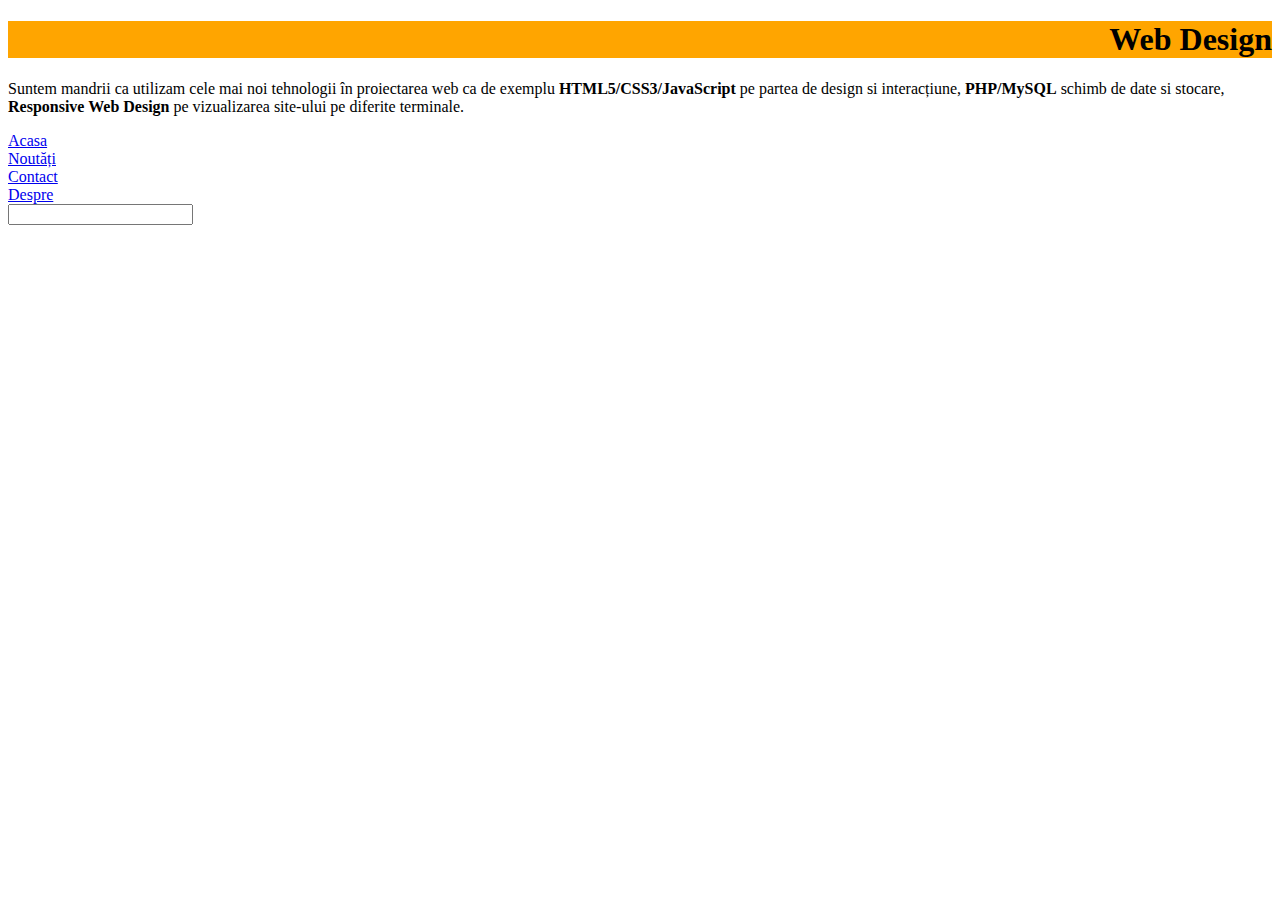
<file: WebDesign/index.html>
<!DOCTYPE html>
<html lang="ro">
<head>
<meta charset="UTF-8">
<link rel="stylesheet" href="style.css">
</head>
<body>
<h1>Web Design</h1>
<p>Suntem mandrii ca utilizam cele mai noi tehnologii în proiectarea web ca de exemplu <b>HTML5/CSS3/JavaScript</b> pe partea de design si 
interacțiune, <b>PHP/MySQL</b> schimb de date si stocare, <b>Responsive Web Design</b> pe vizualizarea site-ului pe diferite terminale.</p>
<!-- acesta este meniul # doar pentru testare -->
<ul>
	<li><a href="#acasa">Acasa</a></li>
	<li><a href="#acasa">Noutăți</a></li>
	<li><a href="#acasa">Contact</a></li>
	<li><a href="#acasa">Despre</a></li>
</ul>


<input type="datetime">

</body>
</html>
</file>
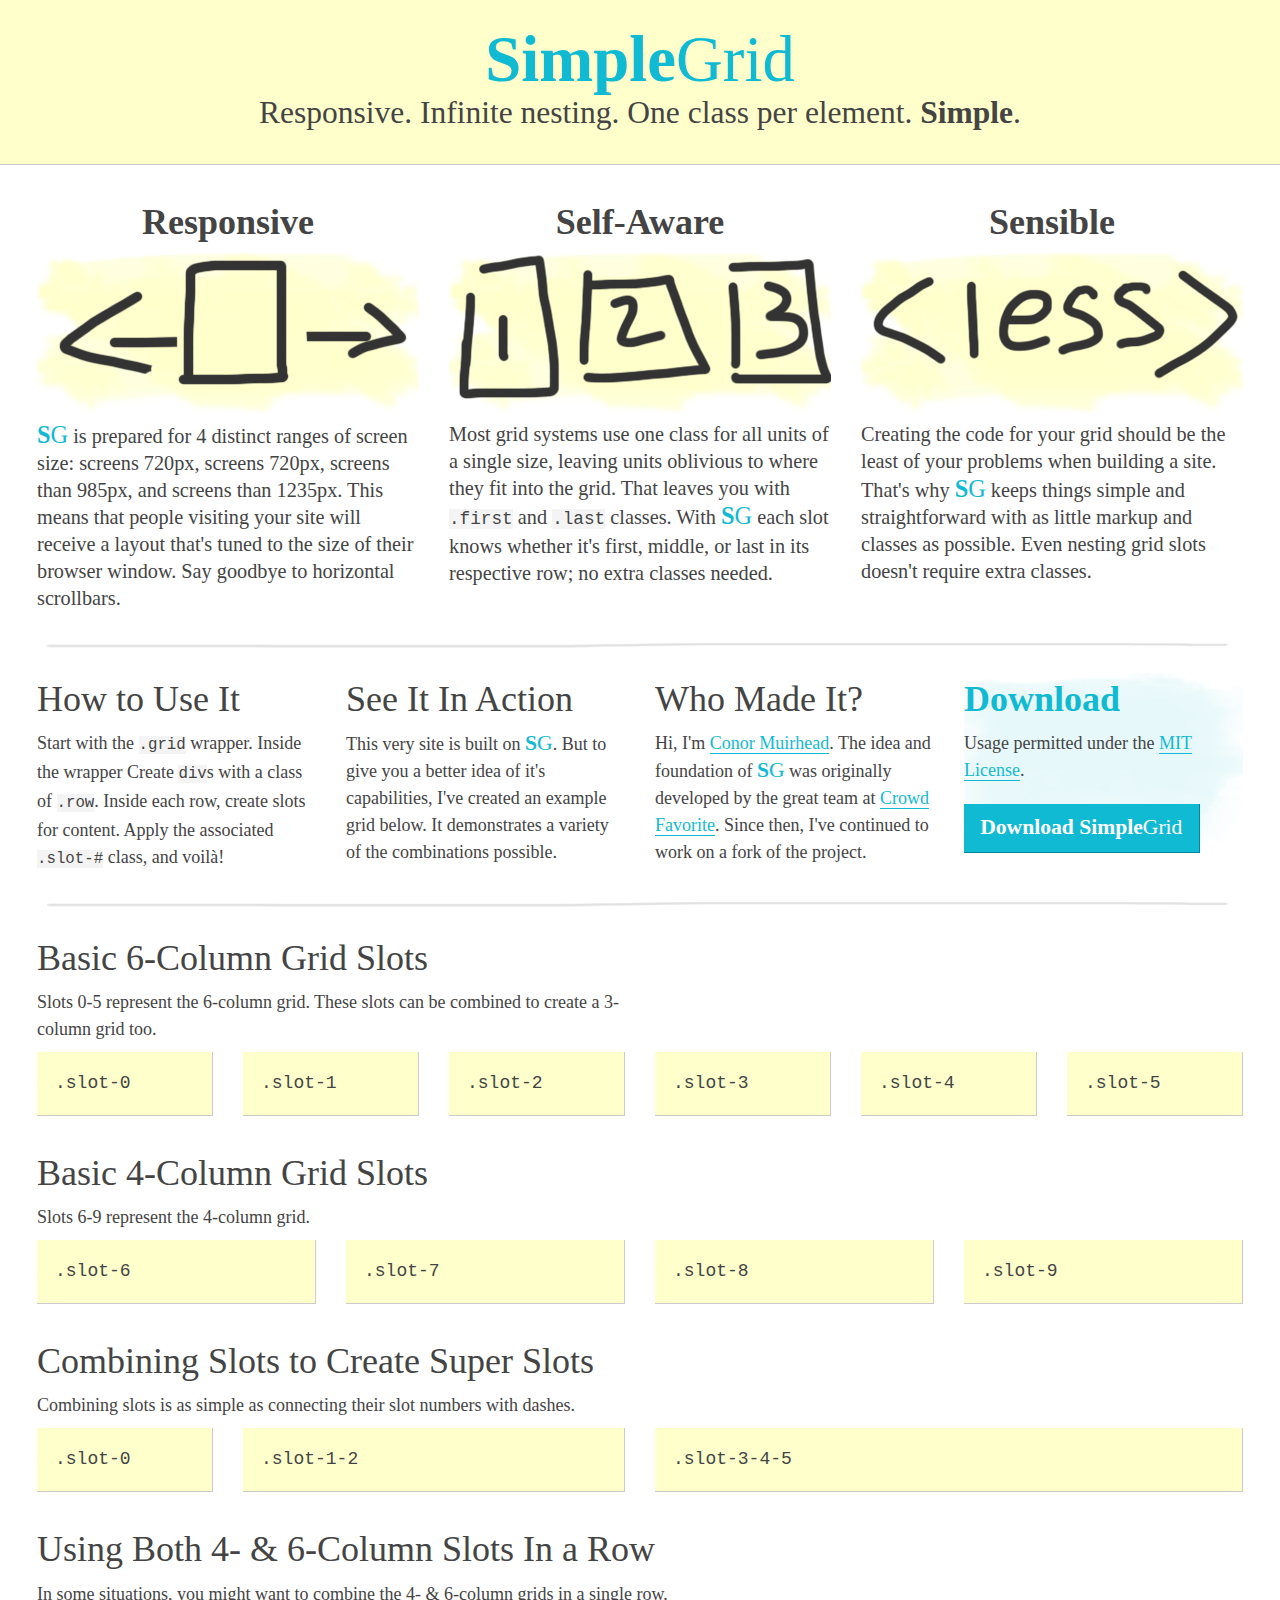
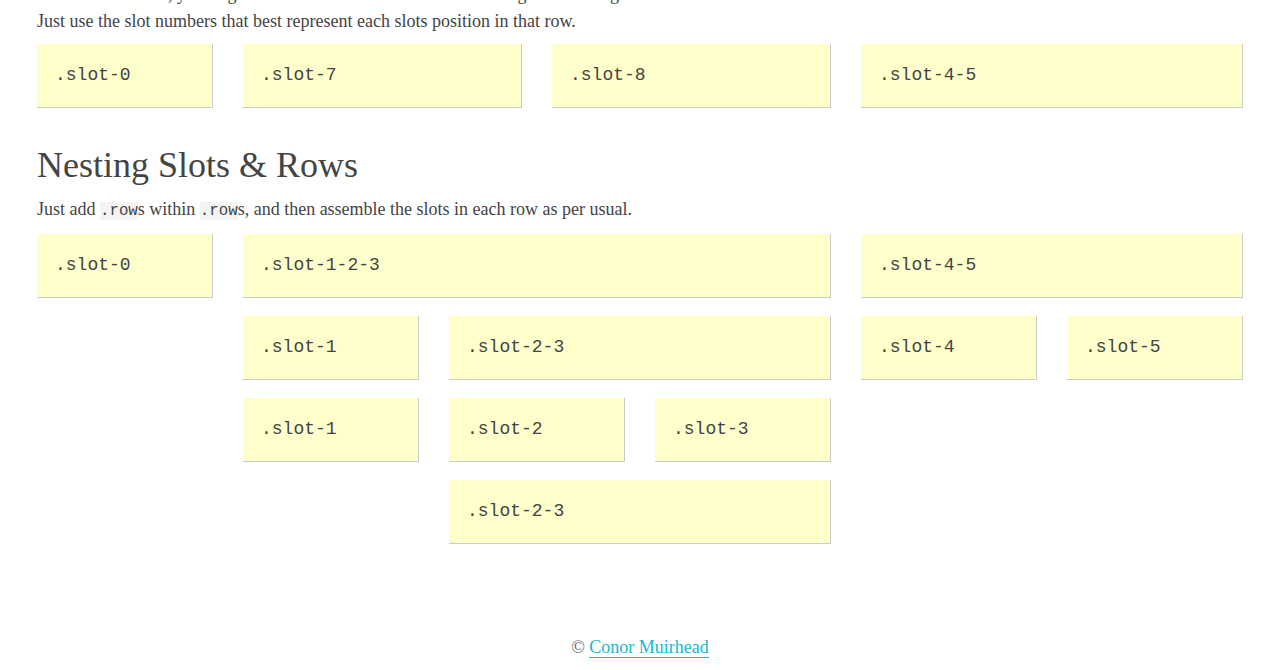
<file: ResponsiveWebDesign/SimpleGrid/index.html>
<!DOCTYPE html> 
<html lang="en"> 
<head> 
	<title>SimpleGrid</title>
	
	<meta http-equiv="X-UA-Compatible" content="IE=EmulateIE7; IE=EmulateIE9"> 
	<meta http-equiv="Content-Type" content="text/html; charset=utf-8" /> 
	<meta name="viewport" content="width=device-width, initial-scale=1.0, maximum-scale=1.0, user-scalable=no"/>
		
	<link rel="stylesheet" href="./css/base.css" type="text/css" media="all">
	<!--[if lt IE 9 ]><link rel="stylesheet" href="./css/720_grid.css" type="text/css"><![endif]-->
	<link rel="stylesheet" href="./css/720_grid.css" type="text/css" media="screen and (min-width: 720px)">
	<link rel="stylesheet" href="./css/986_grid.css" type="text/css" media="screen and (min-width: 986px)">
	<link rel="stylesheet" href="./css/1236_grid.css" media="screen and (min-width: 1236px)" >
	
	<script type="text/javascript" src="http://use.typekit.com/fti4bos.js"></script>
	<script type="text/javascript">try{Typekit.load();}catch(e){}</script>
</head>
<body>
<div class="banner-wrap">
	<div class="banner">
		<h1 id="logo"><span class="logo"><b>Simple</b>Grid</span></h1>
		<p class="intro">Responsive. Infinite nesting. One class per element. <strong>Simple</strong>.</p>
	</div>
</div>
<div class="grid">
	<div class="row">
		<div class="slot-0-1 feature">
			<h2>Responsive</h2>
			<img src="./images/responsive.png" alt="Illustration of Responsive" />
			<p><span class="logo"><b>S</b>G</span> is prepared for 4 distinct ranges of screen size: screens  720px, screens  720px, screens  than 985px, and screens  than 1235px. This means that people visiting your site will receive a layout that's tuned to the size of their browser window. Say goodbye to horizontal scrollbars.</p>
		</div>
		<div class="slot-2-3 feature">
			<h2>Self-Aware</h2>
			<img src="./images/self-aware.png" alt="Illustration of Self-Aware" />
			<p>Most grid systems use one class for all units of a single size, leaving units oblivious to where they fit into the grid. That leaves you with <code>.first</code> and <code>.last</code> classes. With <span class="logo"><b>S</b>G</span> each slot knows whether it's first, middle, or last in its respective row; no extra classes needed.</p>
		</div>
		<div class="slot-4-5 feature">
			<h2>Sensible</h2>
			<img src="./images/sensible.png" alt="Illustration of Sensible" />
			<p>Creating the code for your grid should be the least of your problems when building a site. That's why <span class="logo"><b>S</b>G</span> keeps things simple and straightforward with as little markup and classes as possible. Even nesting grid slots doesn't require extra classes.</p>
		</div>
	</div>
	<hr />
	<div class="row">
		<div class="slot-6">
			<h2>How to Use It</h2>
			<p>Start with the <code>.grid</code> wrapper. Inside the wrapper Create <code>div</code>s with a class of <code>.row</code>. Inside each row, create slots for content. Apply the associated <code>.slot-#</code> class, and voil&agrave;!</p>
		</div>
		<div class="slot-7">
			<h2>See It In Action</h2>
			<p>This very site is built on <span class="logo"><b>S</b>G</span>. But to give you a better idea of it's capabilities, I've created an example grid below. It demonstrates a variety of the combinations possible.</p>
		</div>
		<div class="slot-7">
			<h2>Who Made It?</h2>
			<p>Hi, I'm <a href="http://conor.cc">Conor Muirhead</a>. The idea and foundation of <span class="logo"><b>S</b>G</span> was originally developed by the great team at <a href="http://crowdfavorite">Crowd Favorite</a>. Since then, I've continued to work on a fork of the project.</p>
		</div>
		<div class="slot-9 mod mod-download">
			<h2>Download</h2>
			<p>Usage permitted under the <a href="http://opensource.org/licenses/mit-license.php">MIT License</a>.</p>
			<p><a class="bttn" href="./downloads/SimpleGrid.zip">Download <span class="logo"><b>Simple</b>Grid</span></a></p>
		</div>
	</div>
	
	<hr />
		
	<div class="example-grids">
		<h2>Basic 6-Column Grid Slots</h2>
		<p>Slots 0-5 represent the 6-column grid. These slots can be combined to create a 3-column grid too.</p>
		<div class="row">
			<div class="slot-0"> 
				<p> 
					.slot-0
				</p> 
			</div> 
	 
			<div class="slot-1"> 
				<p> 
					.slot-1
				</p> 
			</div> 

			<div class="slot-2"> 
				<p> 
					.slot-2
				</p> 
			</div> 
	 
			<div class="slot-3"> 
				<p> 
					.slot-3
				</p> 
			</div> 

			<div class="slot-4"> 
				<p> 
					.slot-4
				</p> 
			</div> 
	 
			<div class="slot-5"> 
				<p> 
					.slot-5
				</p> 
			</div> 
		</div><!-- / .row -->
		
		<h2>Basic 4-Column Grid Slots</h2>
		<p>Slots 6-9 represent the 4-column grid.
		<div class="row">
			<div class="slot-6"> 
				<p> 
					.slot-6
				</p> 
			</div> 
	 
			<div class="slot-7"> 
				<p> 
					.slot-7
				</p> 
			</div> 
	 
			<div class="slot-8"> 
				<p> 
					.slot-8
				</p> 
			</div> 

			<div class="slot-9"> 
				<p> 
					.slot-9
				</p> 
			</div> 
		</div><!-- /.row -->

		<h2>Combining Slots to Create Super Slots</h2>
		<p>Combining slots is as simple as connecting their slot numbers with dashes.</p>
		<div class="row">
			<div class="slot-0"> 
				<p> 
					.slot-0
				</p> 
			</div> 
	 
			<div class="slot-1-2"> 
				<p> 
					.slot-1-2
				</p> 
			</div> 
	 
			<div class="slot-3-4-5"> 
				<p> 
					.slot-3-4-5
				</p> 
			</div> 
		</div><!-- /.row -->
		
		<h2>Using Both 4- &amp; 6-Column Slots In a Row</h2>
		<p>In some situations, you might want to combine the 4- &amp; 6-column grids in a single row. Just use the slot numbers that best represent each slots position in that row.</p>
		<div class="row">
			<div class="slot-0"> 
				<p> 
					.slot-0
				</p> 
			</div> 
	 
			<div class="slot-7"> 
				<p> 
					.slot-7
				</p> 
			</div> 

			<div class="slot-8"> 
				<p> 
					.slot-8
				</p> 
			</div> 
			
			<div class="slot-4-5"> 
				<p> 
					.slot-4-5
				</p> 
			</div> 
		</div><!-- /.row -->

		<h2>Nesting Slots &amp; Rows</h2>
		<p>Just add <code>.row</code>s within <code>.row</code>s, and then assemble the slots in each row as per usual.</p>
		<div class="row">
			<div class="slot-0"> 
				<p> 
					.slot-0
				</p> 
			</div> 
			<!-- end .slot-0 -->
		
			<div class="slot-1-2-3"> 
				<p> 
					.slot-1-2-3
				</p>
				<div class="row">
					<div class="slot-1">
						<p>
							.slot-1
						</p>
						<div class="row">
							<div class="slot-1">
								<p>
									.slot-1
								</p>
							</div>
						</div>
					</div>
					<div class="slot-2-3">
						<p>
							.slot-2-3
						</p>
						<div class="row">
							<div class="slot-2">
								<p>
									.slot-2
								</p>
							</div>
							<div class="slot-3">
								<p>
									.slot-3
								</p>
							</div>
						</div>
						<div class="row">
							<div class="slot-2-3">
								<p>
									.slot-2-3
								</p>
							</div>
						</div>
					</div>
				</div>
			</div> 
			<!-- end .slot-1-2-3 -->

			<div class="slot-4-5"> 
				<p> 
					.slot-4-5
				</p>
				<div class="row">
					<div class="slot-4">
						<p>
							.slot-4
						</p>
					</div>
					<div class="slot-5">
						<p>
							.slot-5
						</p>
					</div>
				</div>
			</div> 
			<!-- end .slot-5 -->	
		</div><!-- /.row -->
	</div><!-- / .example-grids -->
	<div class="row footer">
		<p>&copy; <a href="http://conor.cc">Conor Muirhead</a></p>
	</div>
</div><!-- / .grid -->

<script src="//static.getclicky.com/js" type="text/javascript"></script>
<script type="text/javascript">try{ clicky.init(66436048); }catch(e){}</script>
<noscript><p><img alt="Clicky" width="1" height="1" src="//in.getclicky.com/66436048ns.gif" /></p></noscript>
</body> 
</html>
</file>
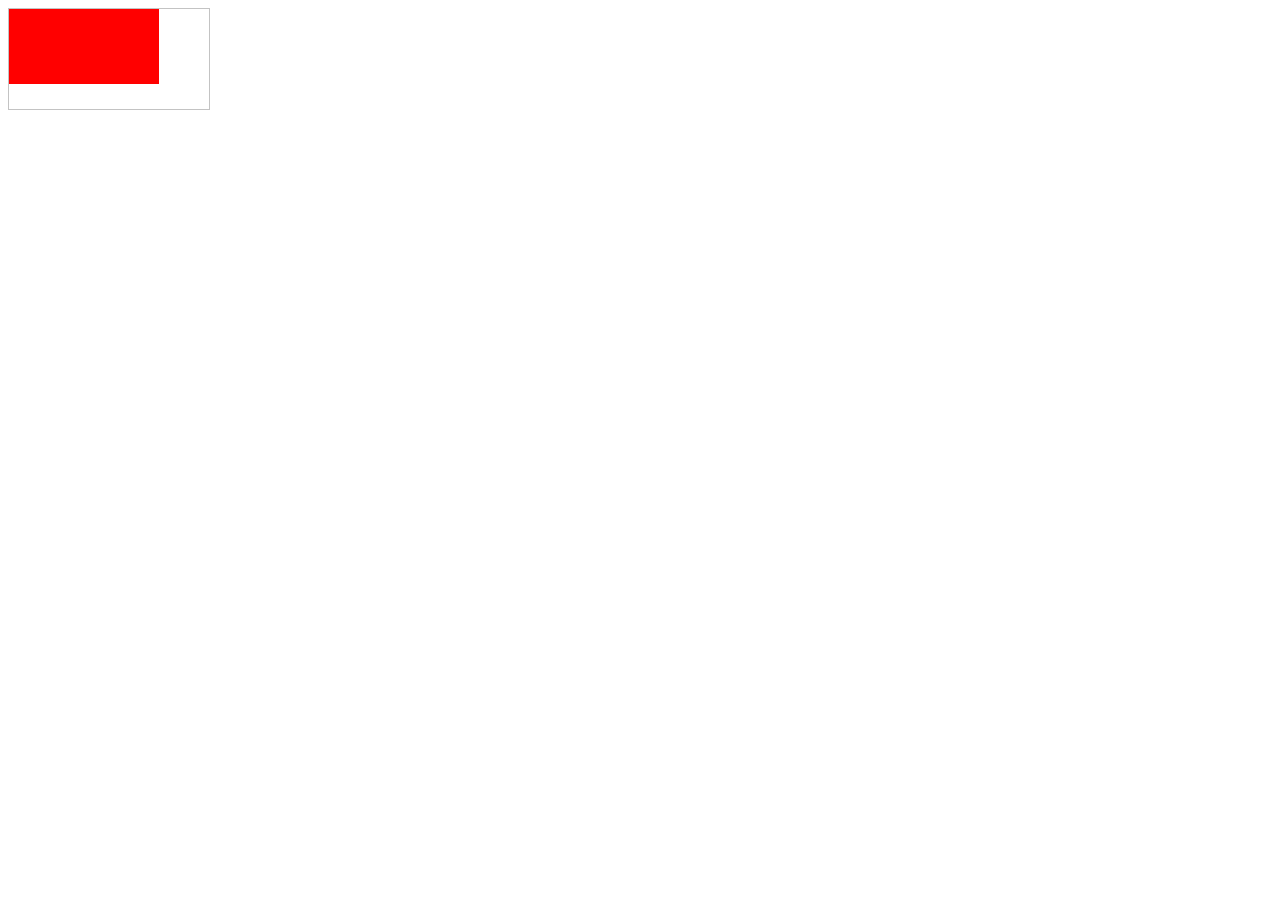
<file: canvas.html>
<!DOCTYPE html>
<html>
<body>

<canvas id="myCanvas" width="200" height="100" style="border:1px solid #c3c3c3;">
Your browser does not support the HTML5 canvas tag.
</canvas>

<script>

var c = document.getElementById("myCanvas");
var ctx = c.getContext("2d");
ctx.fillStyle = "#FF0000";
ctx.fillRect(0,0,150,75);

</script>

</body>
</html>
</file>
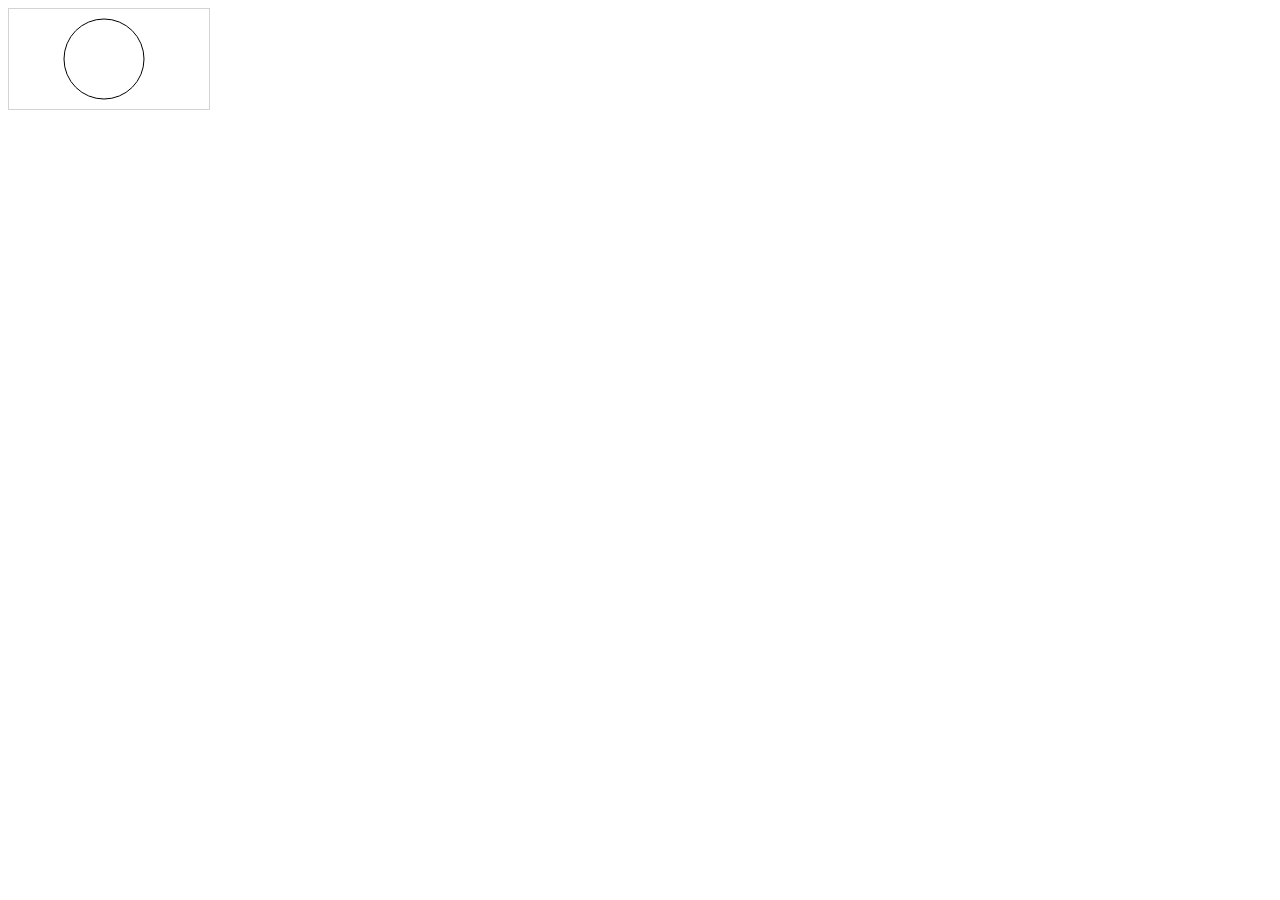
<file: canvascerc.html>
<!DOCTYPE html>
<html>
<body>

<canvas id="myCanvas" width="200" height="100" style="border:1px solid #d3d3d3;">
Your browser does not support the HTML5 canvas tag.</canvas>

<script>

var c = document.getElementById("myCanvas");
var ctx = c.getContext("2d");
ctx.beginPath();
ctx.arc(95,50,40,0,2*Math.PI);
ctx.stroke();

</script> 

</body>
</html>
</file>
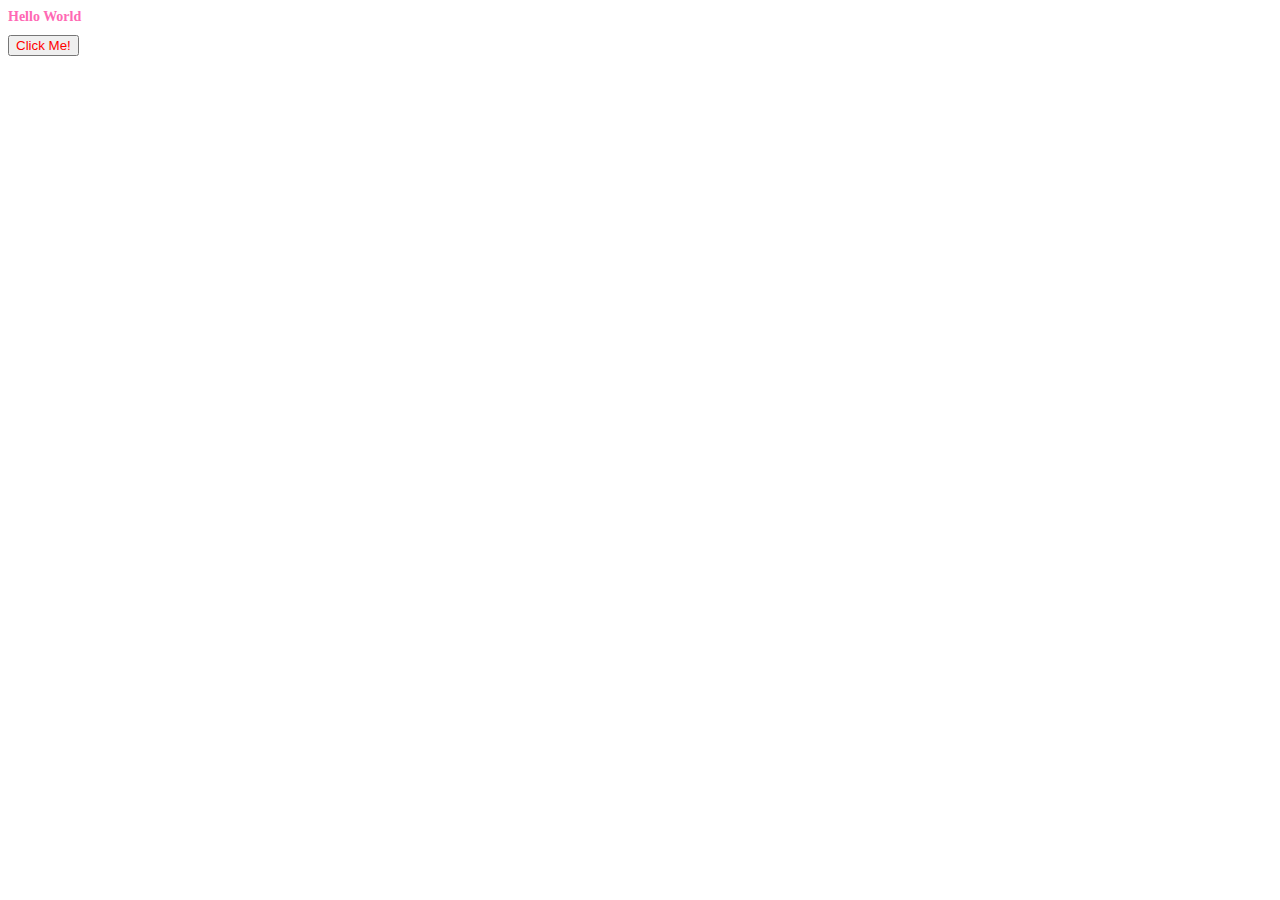
<file: jquery.html>
<!doctype html>
<html lang="en">
<head>
<meta charset="utf-8" />
<title>Hello World</title>
<!-- CSS for presentation. -->
<style>
h1 { font-size: 14px; color: hotpink; }
button { color: red; }
</style>
</head>
<body>
<h1>Hello World</h1>
<button>Click Me!</button>
<!-- JavaScript for interactivity. -->
<script>
// Get a handle on the first button element in the document.
var button = document.querySelector( "button" );
// If a user clicks on it, say hello!
button.addEventListener( "click", function( ev ) {
alert( "Hello" );
}, false);
</script>
</body>
</html>
</file>
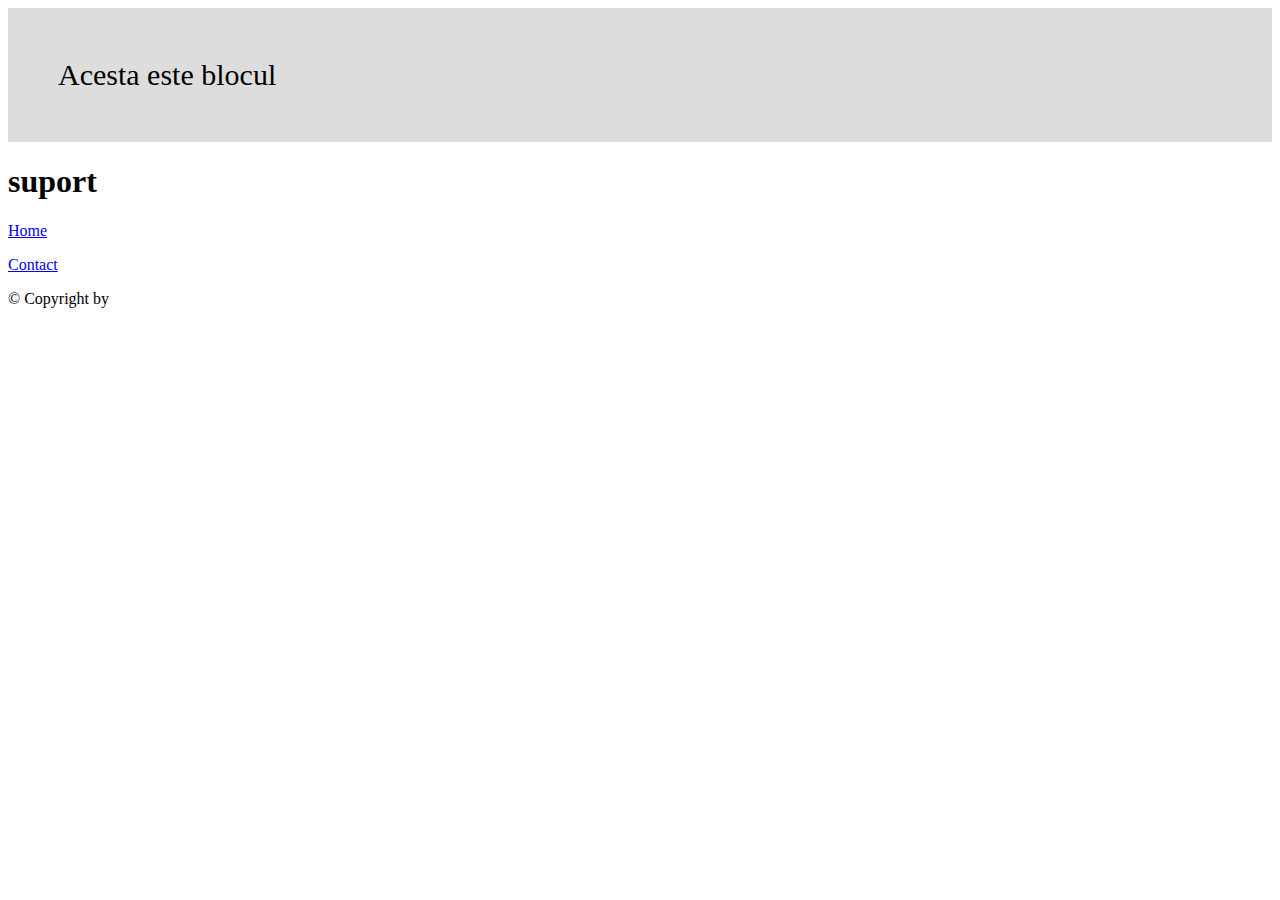
<file: suport.html>
<!DOCTYPE html>
<html lang="en">
<head>
  <meta charset="utf-8">

  <!-- Always force latest IE rendering engine (even in intranet) & Chrome Frame 
       Remove this if you use the .htaccess -->
  <meta http-equiv="X-UA-Compatible" content="IE=edge,chrome=1">
  <script>document.createElement("myHiro")</script>
  <style>
  	myHero{
  		display: block;
  		background-color: #ddd;
  		padding: 50px;
  		font-size: 30px;
  	}
  </style>

  <title>HTML5 Suport</title>
  <meta name="description" content="">
  <meta name="author" content="">

  <meta name="viewport" content="width=device-width; initial-scale=1.0">

  <!-- Replace favicon.ico & apple-touch-icon.png in the root of your domain and delete these references -->
  <link rel="shortcut icon" href="/favicon.ico">
  <link rel="apple-touch-icon" href="/apple-touch-icon.png">
</head>

<body>
  <div>
    <header>
    	<myHero>Acesta este blocul</myHero>
      <h1>suport</h1>
    </header>
    <nav>
      <p><a href="/">Home</a></p>
      <p><a href="/contact">Contact</a></p>
    </nav>

    <div>
      
    </div>

    <footer>
     <p>&copy; Copyright  by </p>
    </footer>
  </div>
</body>
</html>
</file>
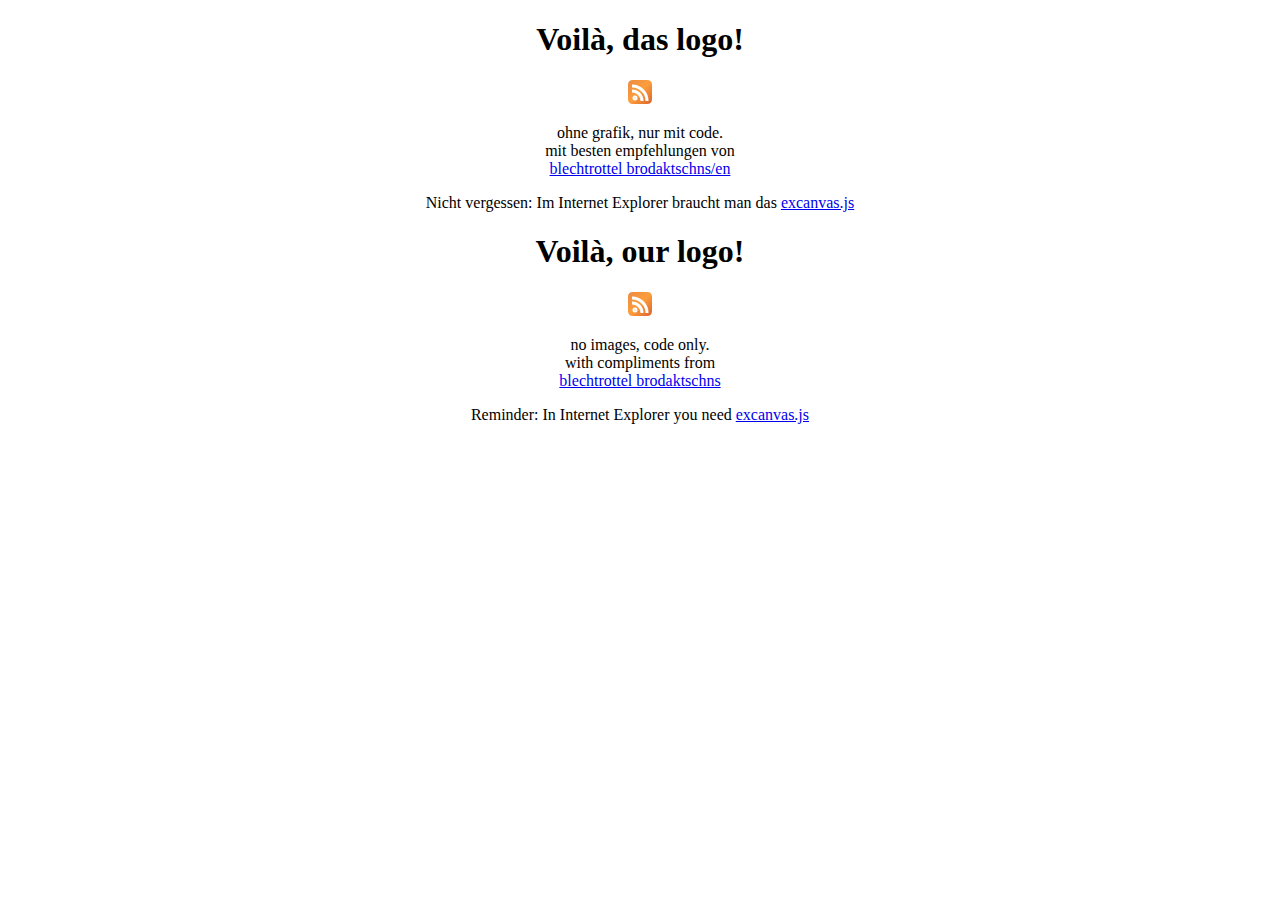
<file: Canvas/rss-canvas.html>
<!DOCTYPE html>
<html>
<head>
<title>RSS-logo mit &lt;canvas> - RSS logo with &lt;canvas></title>
<style>
body { text-align: center; }
</style>
<script>
function zeichnen(){
	var canvas = document.getElementById('rss');
	if (canvas.getContext){
		var ctx = canvas.getContext('2d');

		// Den verlauf vorbereiten und der f�llung zuweisen
    var verlauf = ctx.createLinearGradient(0,0,24,24);
		verlauf.addColorStop(0, 'rgb(236,138,68)');
		verlauf.addColorStop(0.5, 'rgb(252,158,60)');
		verlauf.addColorStop(1, 'rgb(220,98,44)');
    ctx.fillStyle = verlauf;

    // Ein rechteck mit abgerundeten ecken zeichnen und f�llen
	  ctx.beginPath();
	  ctx.moveTo(0,5);
	  ctx.quadraticCurveTo(0,0,5,0);
	  ctx.lineTo(19,0);
	  ctx.quadraticCurveTo(24,0,24,5);
	  ctx.lineTo(24,19);
	  ctx.quadraticCurveTo(24,24,19,24);
	  ctx.lineTo(5,24);
	  ctx.quadraticCurveTo(0,24,0,19);
	  ctx.fill();

    // Die viertelb�gen und der punkt
		ctx.strokeStyle = "#ffffff";
		ctx.lineWidth = 3;
		ctx.beginPath();
	  ctx.arc(4,21,15,Math.PI*3/2,0,false);
	  ctx.moveTo(4,11);
	  ctx.arc(4,21,10,Math.PI*3/2,0,false);
	  ctx.moveTo(8,18);
	  ctx.arc(7,18,1,Math.PI*2,0,false);
	  ctx.stroke();
	}
}

function draw(){
	var canvas = document.getElementById('rss_en');
	if (canvas.getContext){
		var ctx = canvas.getContext('2d');

		// Prepare gradient and make it fill style
    var gradient = ctx.createLinearGradient(0,0,24,24);
		gradient.addColorStop(0, 'rgb(236,138,68)');
		gradient.addColorStop(0.5, 'rgb(252,158,60)');
		gradient.addColorStop(1, 'rgb(220,98,44)');
    ctx.fillStyle = gradient;

    // Draw rectangle with rounded corners and fill it
	  ctx.beginPath();
	  ctx.moveTo(0,5);
	  ctx.quadraticCurveTo(0,0,5,0);
	  ctx.lineTo(19,0);
	  ctx.quadraticCurveTo(24,0,24,5);
	  ctx.lineTo(24,19);
	  ctx.quadraticCurveTo(24,24,19,24);
	  ctx.lineTo(5,24);
	  ctx.quadraticCurveTo(0,24,0,19);
	  ctx.fill();

    // Draw quarter circles and dot
		ctx.strokeStyle = "#ffffff";
		ctx.lineWidth = 3;
		ctx.beginPath();
	  ctx.arc(4,21,15,Math.PI*3/2,0,false);
	  ctx.moveTo(4,11);
	  ctx.arc(4,21,10,Math.PI*3/2,0,false);
	  ctx.moveTo(8,18);
	  ctx.arc(7,18,1,Math.PI*2,0,false);
	  ctx.stroke();
	}
}
</script>
</head>

<body onLoad="zeichnen();draw();">
<h1>Voil&agrave;, das logo!</h1>

<canvas id="rss" width=24 height=24></canvas>

<p>
ohne grafik, nur mit code.<br>
mit besten empfehlungen von<br>
<a href="http://blechtrottel.net">blechtrottel brodaktschns/en</a></p>
<p>
Nicht vergessen: Im Internet Explorer braucht man das <a href="http://code.google.com/p/explorercanvas/">excanvas.js</a></p>
<h1>Voil&agrave;, our logo!</h1>

<canvas id="rss_en" width=24 height=24></canvas>

<p>
no images, code only.<br>
with compliments from<br>
<a href="http://blechtrottel.net/en/">blechtrottel brodaktschns</a></p>
<p>
Reminder: In Internet Explorer you need <a href="http://code.google.com/p/explorercanvas/">excanvas.js</a></p>
</body>
</html>
</file>
<file: WebDesign/style.css>
h1 {
	background-color: orange;
	text-align: right;
}
ul{
	list-style-type: disc;
	margin: 0;
	padding: 0;
}
</file>
<file: ResponsiveWebDesign/SimpleGrid/css/base.css>
html, body, div, span, applet, object, iframe,
h1, h2, h3, h4, h5, h6, p, blockquote, pre,
a, abbr, acronym, address, big, cite, code,
del, dfn, em, img, ins, kbd, q, s, samp,
small, strike, strong, sub, sup, tt, var,
b, u, i, center,
dl, dt, dd, ol, ul, li,
fieldset, form, label, legend,
table, caption, tbody, tfoot, thead, tr, th, td,
article, aside, canvas, details, embed, 
figure, figcaption, footer, header, hgroup, 
menu, nav, output, ruby, section, summary,
time, mark, audio, video {
	margin: 0;
	padding: 0;
	border: 0;
	font-size: 100%;
	font: inherit;
	vertical-align: baseline;
}
/* HTML5 display-role reset for older browsers */
article, aside, details, figcaption, figure, 
footer, header, hgroup, menu, nav, section {
	display: block;
}
body {
	color: #444;
	font-family: Georgia, serif;
	line-height: 1.5em;
}
ol, ul {
	list-style: square;
	margin: 0 0 0.5em;
}
blockquote, q {
	quotes: none;
}
blockquote:before, blockquote:after,
q:before, q:after {
	content: '';
	content: none;
}
code {
	background-color: #f4f4f4;
	font-family: Menlo, 'Panic Sans', monospace;
	font-size: 0.875em;
}
table {
	border-collapse: collapse;
	border-spacing: 0;
}
strong {
	font-weight: bold;
}
p {
	margin: 0 0 0.5em;
	max-width: 634px;
}
h1, h2, h3, h4, h5, h6 {
	font-family: sommet-slab-1, sommet-slab-2, Georgia, serif;
	font-weight: normal;
	line-height: 1.2em;
	padding: 0.5em 0 0.25em;
}

h1 {
	font-size: 3em;
}

h2 {
	font-size: 2em;
}

h3 {
	font-size: 1.5em;
}

h4 {
	font-size: 1.25em;
}

h5, h6 {
	font-size: 1em;
}

a, a:link, a:visited {
	color: #11bad3;
	text-decoration: none;
	border-bottom: 1px solid #11bad3;
}

a:hover, a:active {
	background: #00a9c2;
	border-color: #00a9c2;
	color: #fff;
}

img {
	max-width: 100%;
}

hr {
	border: none;
	background: url(../images/bg_hr.png) center center no-repeat;
	height: 10px;
}

#logo {
	padding-bottom: 0;
}

.logo {
	color: #11bad3;
	font-family: sommet-slab-1, sommet-slab-2, Georgia, serif;
	font-weight: normal;
	font-size: 1.2em;
}
.logo b {
	font-weight: bold;
}

.banner-wrap {
	text-align: center;
	background: #ffc;
	border-bottom: 1px solid #ccc;
	padding: 0 10px 1em;
	margin-bottom: 1em;
}

.intro {
	font-size: 1.75em;
	font-family: sommet-slab-1, sommet-slab-2, Georgia, serif;
	line-height: 1.1em;
	max-width: none;
}

.grid {
	padding: 0 20px;
}

.row {
	margin-bottom: 1em;
}

.feature h2 {
	font-weight: bold;
	text-align: center;
}

.feature p {
	font-size: 1.125em;
}

.mod-download {
	background: url(../images/bg_download.png) 0 0.75em no-repeat;
	background-size: 100%;
}

.mod-download h2 {
	color: #11bad3;
	font-weight: bold;
}

.mod-download .logo {
	color: #fff;
	font-size: 1em;
}

a.bttn {
	border-right: 1px solid #0087a0;
	border-bottom: 1px solid #0087a0;
	background: #11bad3;
	color: #fff;
	display: inline-block;
	font-family: sommet-slab-1, sommet-slab-2, Georgia, serif;
	font-size: 1.2em;
	font-weight: bold;
	margin: 0.5em 0;
	padding: 0.5em 0.75em;
}

.mod-download .bttn:hover {
	background: #0087a0;
	cursor: pointer;
}

.example-grids {
	margin-bottom: 4em;
}

.example-grids .row { margin-bottom: 0; }

.example-grids .row p {
	background: #ffc;
	border-right: 1px solid #ccc;
	border-bottom: 1px solid #ccc;
	font-family: Menlo, 'Panic Sans', monospace;
	padding: 1em;
	margin: 0 0 1em;
}

.footer p {
	color: #666;
	text-align: center;
	max-width: none;
}
</file>
<file: ResponsiveWebDesign/SimpleGrid/css/720_grid.css>
/*	SimpleGrid - a fork of CSSGrid by Crowd Favorite (https://github.com/crowdfavorite/css-grid)
 *	http://simplegrid.info
 *	by Conor Muirhead (http://conor.cc) of Early LLC (http://earlymade.com)	
 *  License: http://creativecommons.org/licenses/MIT/	*/

/* Containers */
body { font-size: 0.875em; padding: 0; }
.grid{ margin:0 auto; padding: 0 10px; width:700px; }
.row{ clear:left; }

/* Slots Setup */
.slot-0,.slot-1,.slot-2,.slot-3,.slot-4,.slot-5,.slot-0-1,.slot-0-1-2,.slot-0-1-2-3,.slot-0-1-2-3-4,.slot-0-1-2-3-4-5,.slot-1-2,.slot-1-2-3,.slot-1-2-3-4,.slot-1-2-3-4-5,.slot-2-3,.slot-2-3-4,.slot-2-3-4-5,.slot-3-4,.slot-3-4-5,.slot-4-5,.slot-6,.slot-7,.slot-8,.slot-9,.slot-6-7,.slot-6-7-8,.slot-6-7-8-9,.slot-7-8,.slot-7-8-9,.slot-8-9{ display:inline; float:left; margin-left:20px; }

/* 6-Col Grid Sizes */
.slot-0,.slot-1,.slot-2,.slot-3,.slot-4,.slot-5{ width:100px; } /* Sixths */
.slot-0-1,.slot-1-2,.slot-2-3,.slot-3-4,.slot-4-5{ width:220px; } /* Thirds */
.slot-0-1-2-3,.slot-1-2-3-4,.slot-2-3-4-5{ width:460px; } /* Two-Thirds */
.slot-0-1-2-3-4,.slot-1-2-3-4-5{ width:580px; } /* Five-Sixths */

/* 4-Col Grid Sizes */
.slot-6,.slot-7,.slot-8,.slot-9{ width:160px; } /* Quarters */
.slot-6-7-8,.slot-7-8-9{ width:520px; } /* Three-Quarters */

/* 6-Col/4-Col Shared Grid Sizes */
.slot-0-1-2,.slot-1-2-3,.slot-2-3-4,.slot-3-4-5, .slot-6-7,.slot-7-8,.slot-8-9{ width:340px; } /* Halves */
.slot-0-1-2-3-4-5, .slot-6-7-8-9{ width: 100%; } /* Full-Width */

/* Zeroing Out Leftmost Slot Margins */
.slot-0,.slot-0-1,.slot-0-1-2,.slot-0-1-2-3,.slot-0-1-2-3-4,.slot-0-1-2-3-4-5,.slot-6,.slot-6-7,.slot-6-7-8,.slot-6-7-8-9,.slot-1 .slot-1,.slot-1-2 .slot-1,.slot-1-2 .slot-1-2,.slot-1-2-3 .slot-1,.slot-1-2-3 .slot-1-2,.slot-1-2-3 .slot-1-2-3,.slot-1-2-3-4 .slot-1,.slot-1-2-3-4 .slot-1-2,.slot-1-2-3-4 .slot-1-2-3,.slot-1-2-3-4 .slot-1-2-3-4,.slot-1-2-3-4-5 .slot-1,.slot-1-2-3-4-5 .slot-1-2,.slot-1-2-3-4-5 .slot-1-2-3,.slot-1-2-3-4-5 .slot-1-2-3-4,.slot-1-2-3-4-5 .slot-1-2-3-4-5,.slot-2 .slot-2,.slot-2-3 .slot-2,.slot-2-3 .slot-2-3,.slot-2-3-4 .slot-2,.slot-2-3-4 .slot-2-3,.slot-2-3-4 .slot-2-3-4,.slot-2-3-4-5 .slot-2,.slot-2-3-4-5 .slot-2-3,.slot-2-3-4-5 .slot-2-3-4,.slot-2-3-4-5 .slot-2-3-4-5,.slot-3 .slot-3,.slot-3-4 .slot-3,.slot-3-4 .slot-3-4,.slot-3-4-5 .slot-3,.slot-3-4-5 .slot-3-4,.slot-3-4-5 .slot-3-4-5,.slot-4 .slot-4,.slot-4-5 .slot-4,.slot-4-5 .slot-4-5,.slot-5 .slot-5,.slot-7 .slot-7,.slot-7-8 .slot-7,.slot-7-8 .slot-7-8,.slot-7-8-9 .slot-7,.slot-7-8-9 .slot-7-8,.slot-7-8-9 .slot-7-8-9,.slot-8 .slot-8,.slot-8-9 .slot-8,.slot-8-9 .slot-8-9{ margin-left:0 !important; } /* Important is to avoid repeating this in larger screen css files */

/* Row Clearfix */
.row:after{ visibility:hidden; display:block; font-size:0; content:" "; clear:both; height:0; }
.row{ zoom:1; }
</file>
<file: ResponsiveWebDesign/SimpleGrid/css/986_grid.css>
/*	SimpleGrid - a fork of CSSGrid by Crowd Favorite (https://github.com/crowdfavorite/css-grid)
 *	http://simplegrid.info
 *	by Conor Muirhead (http://conor.cc) of Early LLC (http://earlymade.com)	
 *  License: http://creativecommons.org/licenses/MIT/	*/

/* Containers */
body { font-size: 100%; }
.grid{ width:966px; }

/* Slots Setup */
.slot-0,.slot-1,.slot-2,.slot-3,.slot-4,.slot-5,.slot-0-1,.slot-0-1-2,.slot-0-1-2-3,.slot-0-1-2-3-4,.slot-0-1-2-3-4-5,.slot-1-2,.slot-1-2-3,.slot-1-2-3-4,.slot-1-2-3-4-5,.slot-2-3,.slot-2-3-4,.slot-2-3-4-5,.slot-3-4,.slot-3-4-5,.slot-4-5,.slot-6,.slot-7,.slot-8,.slot-9,.slot-6-7,.slot-6-7-8,.slot-6-7-8-9,.slot-7-8,.slot-7-8-9,.slot-8-9{ display:inline; float:left; margin-left:30px; }

/* 6-Col Grid Sizes */
.slot-0,.slot-1,.slot-2,.slot-3,.slot-4,.slot-5{ width:136px; } /* Sixths */
.slot-0-1,.slot-1-2,.slot-2-3,.slot-3-4,.slot-4-5{ width:302px; } /* Thirds */
.slot-0-1-2-3,.slot-1-2-3-4,.slot-2-3-4-5{ width:634px; } /* Two-Thirds */
.slot-0-1-2-3-4,.slot-1-2-3-4-5{ width:800px; } /* Five-Sixths */

/* 4-Col Grid Sizes */
.slot-6,.slot-7,.slot-8,.slot-9{ width:219px; } /* Quarters */
.slot-6-7-8,.slot-7-8-9{ width:717px; } /* Three-Quarters */

/* 6-Col/4-Col Shared Grid Sizes */
.slot-0-1-2,.slot-1-2-3,.slot-2-3-4,.slot-3-4-5, .slot-6-7,.slot-7-8,.slot-8-9{ width:468px; } /* Halves */
</file>
<file: ResponsiveWebDesign/SimpleGrid/css/1236_grid.css>
/*	SimpleGrid - a fork of CSSGrid by Crowd Favorite (https://github.com/crowdfavorite/css-grid)
 *	http://simplegrid.info
 *	by Conor Muirhead (http://conor.cc) of Early LLC (http://earlymade.com)	
 *  License: http://creativecommons.org/licenses/MIT/	*/

/* Containers */
body { font-size: 1.125em; }
.grid{ width:1206px; }

/* 6-Col Grid Sizes */
.slot-0,.slot-1,.slot-2,.slot-3,.slot-4,.slot-5{ width:176px; } /* Sixths */
.slot-0-1,.slot-1-2,.slot-2-3,.slot-3-4,.slot-4-5{ width:382px; } /* Thirds */
.slot-0-1-2-3,.slot-1-2-3-4,.slot-2-3-4-5{ width:794px; } /* Two-Thirds */
.slot-0-1-2-3-4,.slot-1-2-3-4-5{ width:1000px; } /* Five-Sixths */

/* 4-Col Grid Sizes */
.slot-6,.slot-7,.slot-8,.slot-9{ width:279px; } /* Quarters */
.slot-6-7-8,.slot-7-8-9{ width:897px; } /* Three-Quarters */

/* 6-Col/4-Col Shared Grid Sizes */
.slot-0-1-2,.slot-1-2-3,.slot-2-3-4,.slot-3-4-5, .slot-6-7,.slot-7-8,.slot-8-9{ width:588px; } /* Halves */
</file>
